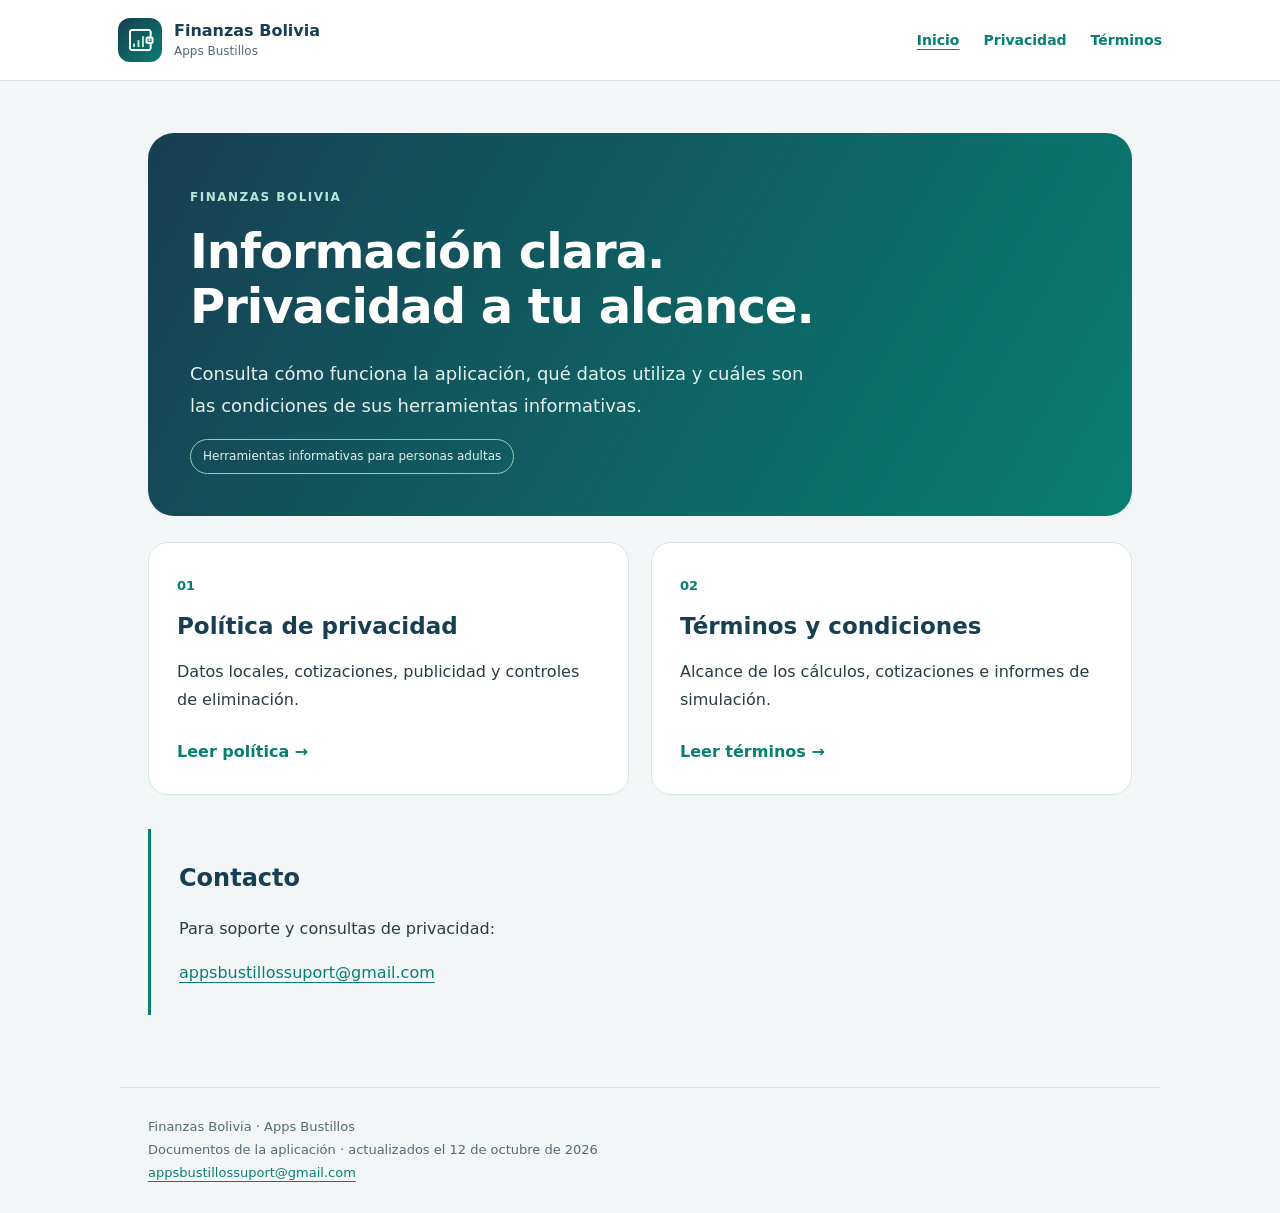
<file: index.html>
<!doctype html><html lang="es"><head><meta charset="utf-8"><meta name="viewport" content="width=device-width,initial-scale=1"><title>Privacidad y términos · Finanzas Bolivia</title><meta name="description" content="Documentos de privacidad, términos y contacto de Finanzas Bolivia, de Apps Bustillos."><link rel="icon" href="icono.png"><link rel="stylesheet" href="estilos.css"></head><body><a class="skip" href="#contenido">Ir al contenido</a><header><div class="header"><a class="brand" href="index.html"><img src="icono.png" alt="" width="44" height="44"><span>Finanzas Bolivia<small>Apps Bustillos</small></span></a><nav aria-label="Navegación principal"><a href="index.html" aria-current="page">Inicio</a><a href="privacidad.html">Privacidad</a><a href="terminos.html">Términos</a></nav></div></header><main id="contenido"><section class="hero"><p class="eyebrow">FINANZAS BOLIVIA</p><h1>Información clara.<br>Privacidad a tu alcance.</h1><p>Consulta cómo funciona la aplicación, qué datos utiliza y cuáles son las condiciones de sus herramientas informativas.</p><span class="badge">Herramientas informativas para personas adultas</span></section><section class="cards" aria-label="Documentos"><a class="card" href="privacidad.html"><span class="number">01</span><h2>Política de privacidad</h2><p>Datos locales, cotizaciones, publicidad y controles de eliminación.</p><span class="cta">Leer política →</span></a><a class="card" href="terminos.html"><span class="number">02</span><h2>Términos y condiciones</h2><p>Alcance de los cálculos, cotizaciones e informes de simulación.</p><span class="cta">Leer términos →</span></a></section><section class="contact"><h2>Contacto</h2><p>Para soporte y consultas de privacidad:</p><a href="mailto:appsbustillossuport@gmail.com">appsbustillossuport@gmail.com</a></section></main><footer><div>Finanzas Bolivia · Apps Bustillos</div><div>Documentos de la aplicación · actualizados el 12 de octubre de 2026</div><a href="mailto:appsbustillossuport@gmail.com">appsbustillossuport@gmail.com</a></footer></body></html>
</file>
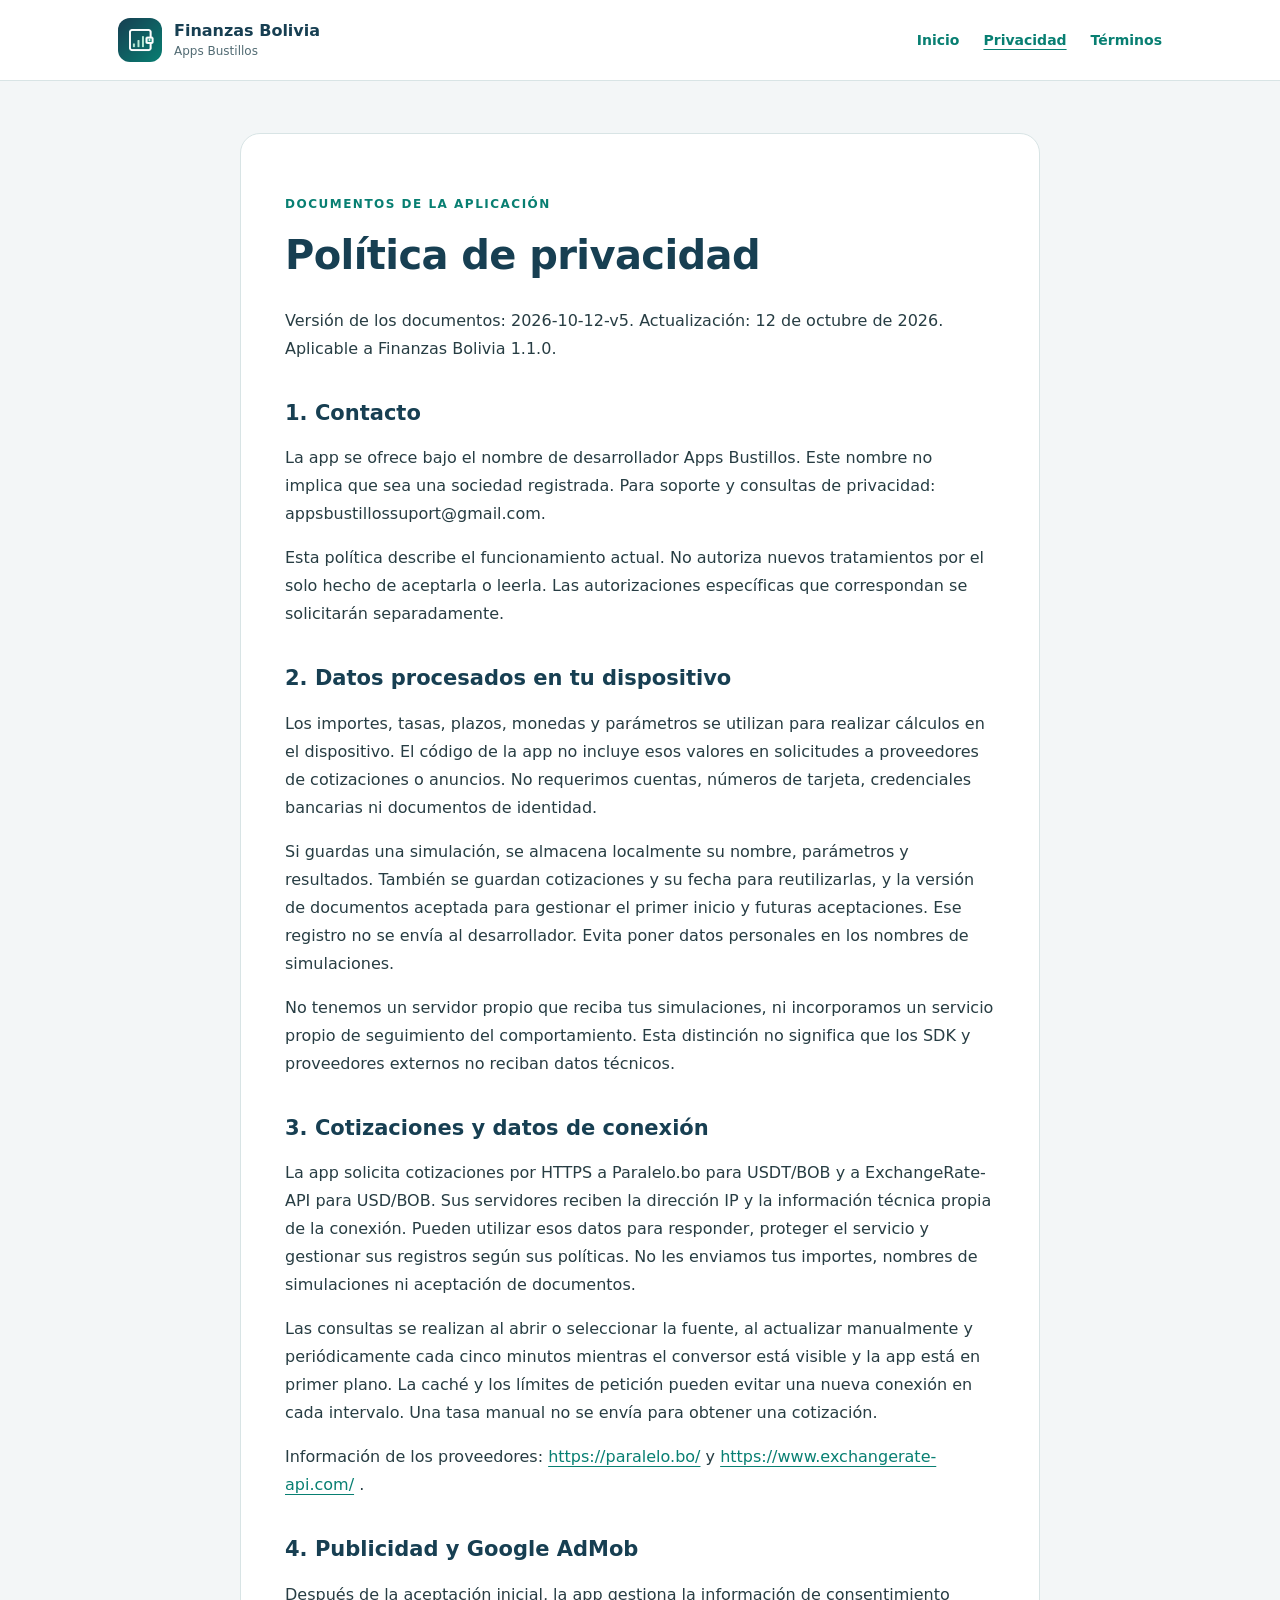
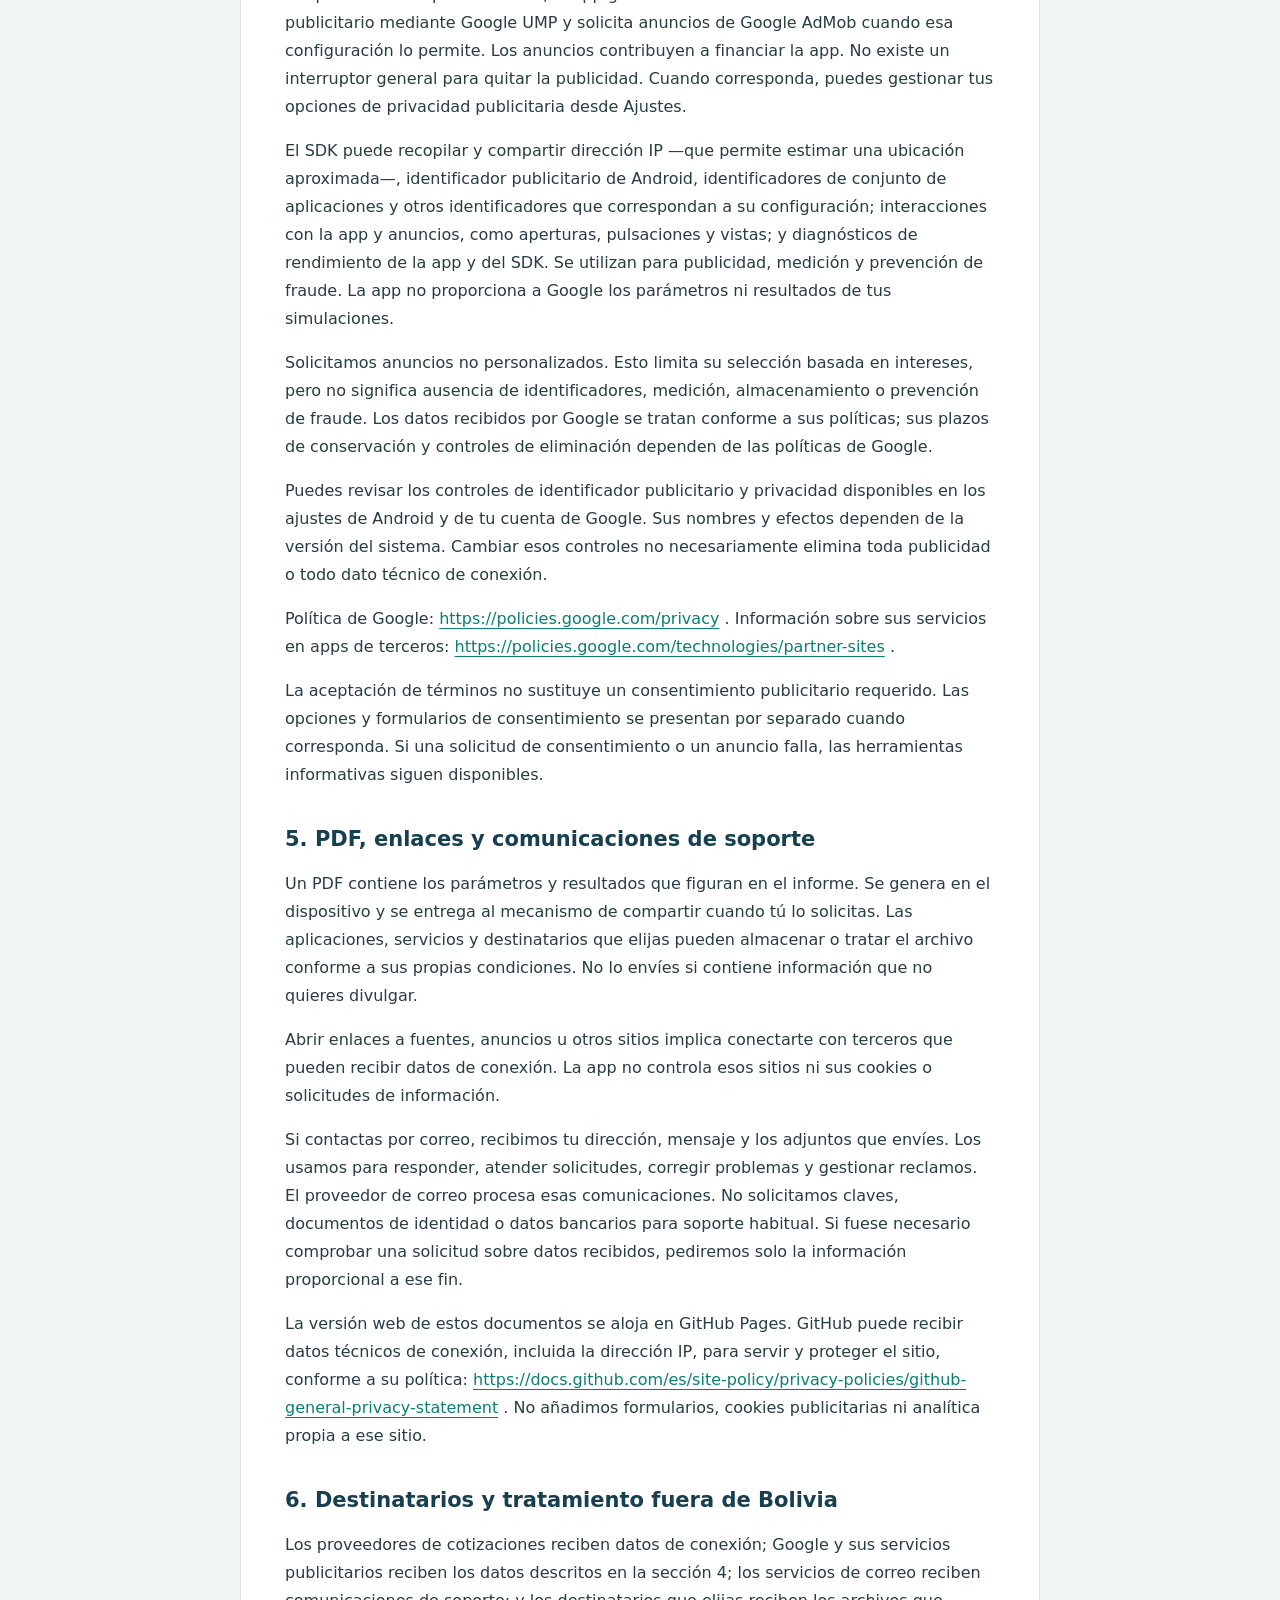
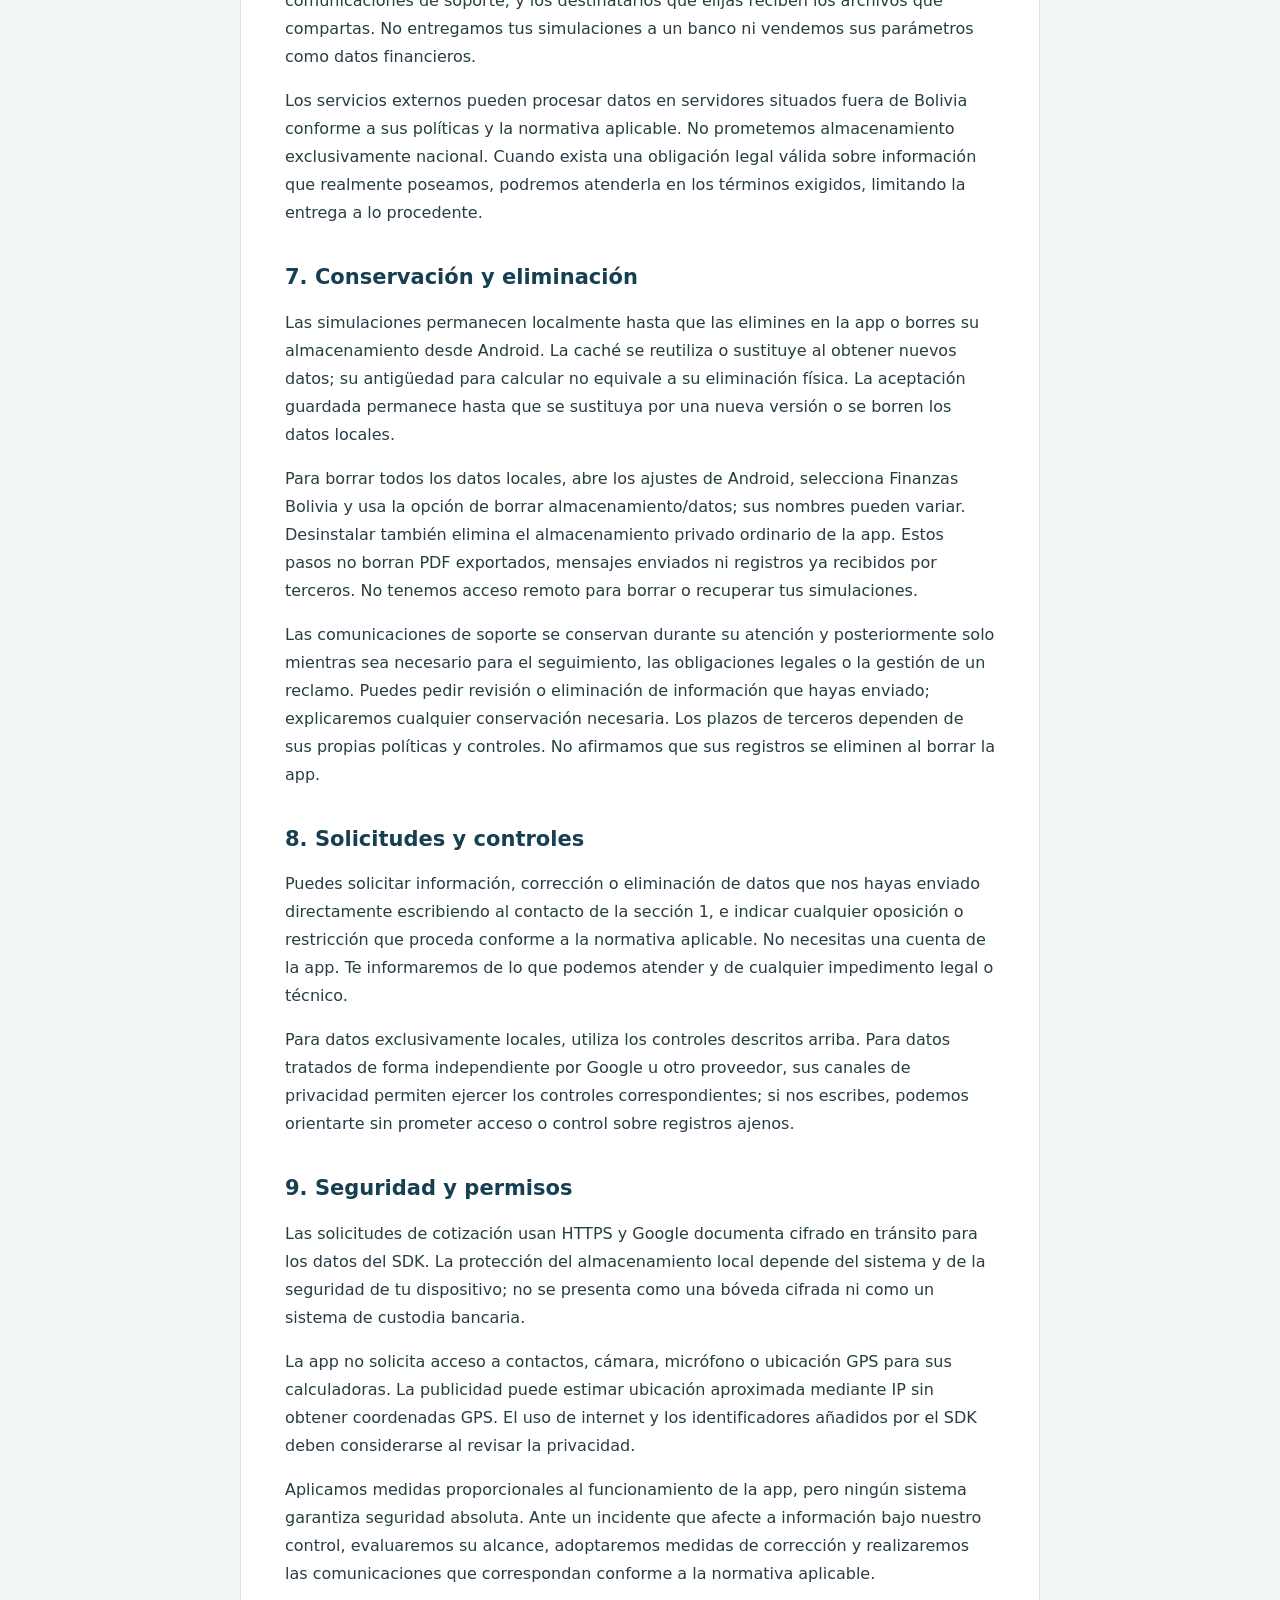
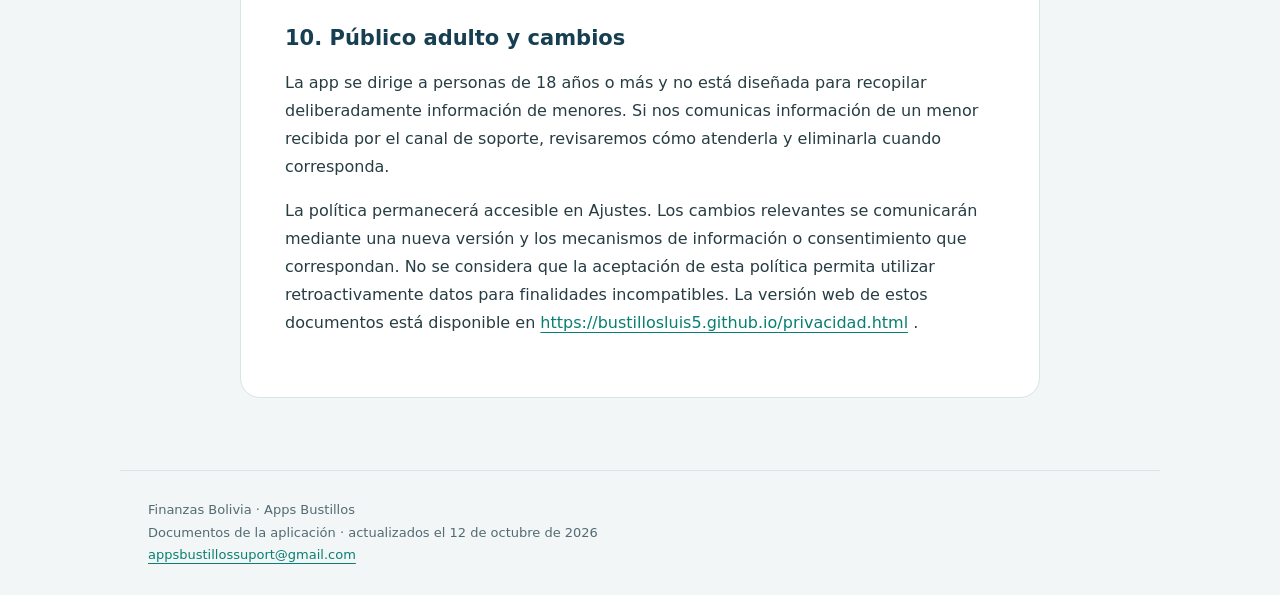
<file: privacidad.html>
<!doctype html><html lang="es"><head><meta charset="utf-8"><meta name="viewport" content="width=device-width,initial-scale=1"><title>Política de privacidad · Finanzas Bolivia</title><meta name="description" content="Documentos de privacidad, términos y contacto de Finanzas Bolivia, de Apps Bustillos."><link rel="icon" href="icono.png"><link rel="stylesheet" href="estilos.css"></head><body><a class="skip" href="#contenido">Ir al contenido</a><header><div class="header"><a class="brand" href="index.html"><img src="icono.png" alt="" width="44" height="44"><span>Finanzas Bolivia<small>Apps Bustillos</small></span></a><nav aria-label="Navegación principal"><a href="index.html">Inicio</a><a href="privacidad.html" aria-current="page">Privacidad</a><a href="terminos.html">Términos</a></nav></div></header><main id="contenido"><article><p class="eyebrow">DOCUMENTOS DE LA APLICACIÓN</p><h1>Política de privacidad</h1><p>Versión de los documentos: 2026-10-12-v5. Actualización: 12 de octubre de 2026. Aplicable a Finanzas Bolivia 1.1.0.</p>
<h2>1. Contacto</h2>
<p>La app se ofrece bajo el nombre de desarrollador Apps Bustillos. Este nombre no implica que sea una sociedad registrada. Para soporte y consultas de privacidad: appsbustillossuport@gmail.com.</p>
<p>Esta política describe el funcionamiento actual. No autoriza nuevos tratamientos por el solo hecho de aceptarla o leerla. Las autorizaciones específicas que correspondan se solicitarán separadamente.</p>
<h2>2. Datos procesados en tu dispositivo</h2>
<p>Los importes, tasas, plazos, monedas y parámetros se utilizan para realizar cálculos en el dispositivo. El código de la app no incluye esos valores en solicitudes a proveedores de cotizaciones o anuncios. No requerimos cuentas, números de tarjeta, credenciales bancarias ni documentos de identidad.</p>
<p>Si guardas una simulación, se almacena localmente su nombre, parámetros y resultados. También se guardan cotizaciones y su fecha para reutilizarlas, y la versión de documentos aceptada para gestionar el primer inicio y futuras aceptaciones. Ese registro no se envía al desarrollador. Evita poner datos personales en los nombres de simulaciones.</p>
<p>No tenemos un servidor propio que reciba tus simulaciones, ni incorporamos un servicio propio de seguimiento del comportamiento. Esta distinción no significa que los SDK y proveedores externos no reciban datos técnicos.</p>
<h2>3. Cotizaciones y datos de conexión</h2>
<p>La app solicita cotizaciones por HTTPS a Paralelo.bo para USDT/BOB y a ExchangeRate-API para USD/BOB. Sus servidores reciben la dirección IP y la información técnica propia de la conexión. Pueden utilizar esos datos para responder, proteger el servicio y gestionar sus registros según sus políticas. No les enviamos tus importes, nombres de simulaciones ni aceptación de documentos.</p>
<p>Las consultas se realizan al abrir o seleccionar la fuente, al actualizar manualmente y periódicamente cada cinco minutos mientras el conversor está visible y la app está en primer plano. La caché y los límites de petición pueden evitar una nueva conexión en cada intervalo. Una tasa manual no se envía para obtener una cotización.</p>
<p>Información de los proveedores: <a href="https://paralelo.bo/">https://paralelo.bo/</a> y <a href="https://www.exchangerate-api.com/">https://www.exchangerate-api.com/</a> .</p>
<h2>4. Publicidad y Google AdMob</h2>
<p>Después de la aceptación inicial, la app gestiona la información de consentimiento publicitario mediante Google UMP y solicita anuncios de Google AdMob cuando esa configuración lo permite. Los anuncios contribuyen a financiar la app. No existe un interruptor general para quitar la publicidad. Cuando corresponda, puedes gestionar tus opciones de privacidad publicitaria desde Ajustes.</p>
<p>El SDK puede recopilar y compartir dirección IP —que permite estimar una ubicación aproximada—, identificador publicitario de Android, identificadores de conjunto de aplicaciones y otros identificadores que correspondan a su configuración; interacciones con la app y anuncios, como aperturas, pulsaciones y vistas; y diagnósticos de rendimiento de la app y del SDK. Se utilizan para publicidad, medición y prevención de fraude. La app no proporciona a Google los parámetros ni resultados de tus simulaciones.</p>
<p>Solicitamos anuncios no personalizados. Esto limita su selección basada en intereses, pero no significa ausencia de identificadores, medición, almacenamiento o prevención de fraude. Los datos recibidos por Google se tratan conforme a sus políticas; sus plazos de conservación y controles de eliminación dependen de las políticas de Google.</p>
<p>Puedes revisar los controles de identificador publicitario y privacidad disponibles en los ajustes de Android y de tu cuenta de Google. Sus nombres y efectos dependen de la versión del sistema. Cambiar esos controles no necesariamente elimina toda publicidad o todo dato técnico de conexión.</p>
<p>Política de Google: <a href="https://policies.google.com/privacy">https://policies.google.com/privacy</a> . Información sobre sus servicios en apps de terceros: <a href="https://policies.google.com/technologies/partner-sites">https://policies.google.com/technologies/partner-sites</a> .</p>
<p>La aceptación de términos no sustituye un consentimiento publicitario requerido. Las opciones y formularios de consentimiento se presentan por separado cuando corresponda. Si una solicitud de consentimiento o un anuncio falla, las herramientas informativas siguen disponibles.</p>
<h2>5. PDF, enlaces y comunicaciones de soporte</h2>
<p>Un PDF contiene los parámetros y resultados que figuran en el informe. Se genera en el dispositivo y se entrega al mecanismo de compartir cuando tú lo solicitas. Las aplicaciones, servicios y destinatarios que elijas pueden almacenar o tratar el archivo conforme a sus propias condiciones. No lo envíes si contiene información que no quieres divulgar.</p>
<p>Abrir enlaces a fuentes, anuncios u otros sitios implica conectarte con terceros que pueden recibir datos de conexión. La app no controla esos sitios ni sus cookies o solicitudes de información.</p>
<p>Si contactas por correo, recibimos tu dirección, mensaje y los adjuntos que envíes. Los usamos para responder, atender solicitudes, corregir problemas y gestionar reclamos. El proveedor de correo procesa esas comunicaciones. No solicitamos claves, documentos de identidad o datos bancarios para soporte habitual. Si fuese necesario comprobar una solicitud sobre datos recibidos, pediremos solo la información proporcional a ese fin.</p>
<p>La versión web de estos documentos se aloja en GitHub Pages. GitHub puede recibir datos técnicos de conexión, incluida la dirección IP, para servir y proteger el sitio, conforme a su política: <a href="https://docs.github.com/es/site-policy/privacy-policies/github-general-privacy-statement">https://docs.github.com/es/site-policy/privacy-policies/github-general-privacy-statement</a> . No añadimos formularios, cookies publicitarias ni analítica propia a ese sitio.</p>
<h2>6. Destinatarios y tratamiento fuera de Bolivia</h2>
<p>Los proveedores de cotizaciones reciben datos de conexión; Google y sus servicios publicitarios reciben los datos descritos en la sección 4; los servicios de correo reciben comunicaciones de soporte; y los destinatarios que elijas reciben los archivos que compartas. No entregamos tus simulaciones a un banco ni vendemos sus parámetros como datos financieros.</p>
<p>Los servicios externos pueden procesar datos en servidores situados fuera de Bolivia conforme a sus políticas y la normativa aplicable. No prometemos almacenamiento exclusivamente nacional. Cuando exista una obligación legal válida sobre información que realmente poseamos, podremos atenderla en los términos exigidos, limitando la entrega a lo procedente.</p>
<h2>7. Conservación y eliminación</h2>
<p>Las simulaciones permanecen localmente hasta que las elimines en la app o borres su almacenamiento desde Android. La caché se reutiliza o sustituye al obtener nuevos datos; su antigüedad para calcular no equivale a su eliminación física. La aceptación guardada permanece hasta que se sustituya por una nueva versión o se borren los datos locales.</p>
<p>Para borrar todos los datos locales, abre los ajustes de Android, selecciona Finanzas Bolivia y usa la opción de borrar almacenamiento/datos; sus nombres pueden variar. Desinstalar también elimina el almacenamiento privado ordinario de la app. Estos pasos no borran PDF exportados, mensajes enviados ni registros ya recibidos por terceros. No tenemos acceso remoto para borrar o recuperar tus simulaciones.</p>
<p>Las comunicaciones de soporte se conservan durante su atención y posteriormente solo mientras sea necesario para el seguimiento, las obligaciones legales o la gestión de un reclamo. Puedes pedir revisión o eliminación de información que hayas enviado; explicaremos cualquier conservación necesaria. Los plazos de terceros dependen de sus propias políticas y controles. No afirmamos que sus registros se eliminen al borrar la app.</p>
<h2>8. Solicitudes y controles</h2>
<p>Puedes solicitar información, corrección o eliminación de datos que nos hayas enviado directamente escribiendo al contacto de la sección 1, e indicar cualquier oposición o restricción que proceda conforme a la normativa aplicable. No necesitas una cuenta de la app. Te informaremos de lo que podemos atender y de cualquier impedimento legal o técnico.</p>
<p>Para datos exclusivamente locales, utiliza los controles descritos arriba. Para datos tratados de forma independiente por Google u otro proveedor, sus canales de privacidad permiten ejercer los controles correspondientes; si nos escribes, podemos orientarte sin prometer acceso o control sobre registros ajenos. </p>
<h2>9. Seguridad y permisos</h2>
<p>Las solicitudes de cotización usan HTTPS y Google documenta cifrado en tránsito para los datos del SDK. La protección del almacenamiento local depende del sistema y de la seguridad de tu dispositivo; no se presenta como una bóveda cifrada ni como un sistema de custodia bancaria.</p>
<p>La app no solicita acceso a contactos, cámara, micrófono o ubicación GPS para sus calculadoras. La publicidad puede estimar ubicación aproximada mediante IP sin obtener coordenadas GPS. El uso de internet y los identificadores añadidos por el SDK deben considerarse al revisar la privacidad.</p>
<p>Aplicamos medidas proporcionales al funcionamiento de la app, pero ningún sistema garantiza seguridad absoluta. Ante un incidente que afecte a información bajo nuestro control, evaluaremos su alcance, adoptaremos medidas de corrección y realizaremos las comunicaciones que correspondan conforme a la normativa aplicable. </p>
<h2>10. Público adulto y cambios</h2>
<p>La app se dirige a personas de 18 años o más y no está diseñada para recopilar deliberadamente información de menores. Si nos comunicas información de un menor recibida por el canal de soporte, revisaremos cómo atenderla y eliminarla cuando corresponda.</p>
<p>La política permanecerá accesible en Ajustes. Los cambios relevantes se comunicarán mediante una nueva versión y los mecanismos de información o consentimiento que correspondan. No se considera que la aceptación de esta política permita utilizar retroactivamente datos para finalidades incompatibles. La versión web de estos documentos está disponible en <a href="https://bustillosluis5.github.io/privacidad.html">https://bustillosluis5.github.io/privacidad.html</a> .</p></article></main><footer><div>Finanzas Bolivia · Apps Bustillos</div><div>Documentos de la aplicación · actualizados el 12 de octubre de 2026</div><a href="mailto:appsbustillossuport@gmail.com">appsbustillossuport@gmail.com</a></footer></body></html>
</file>
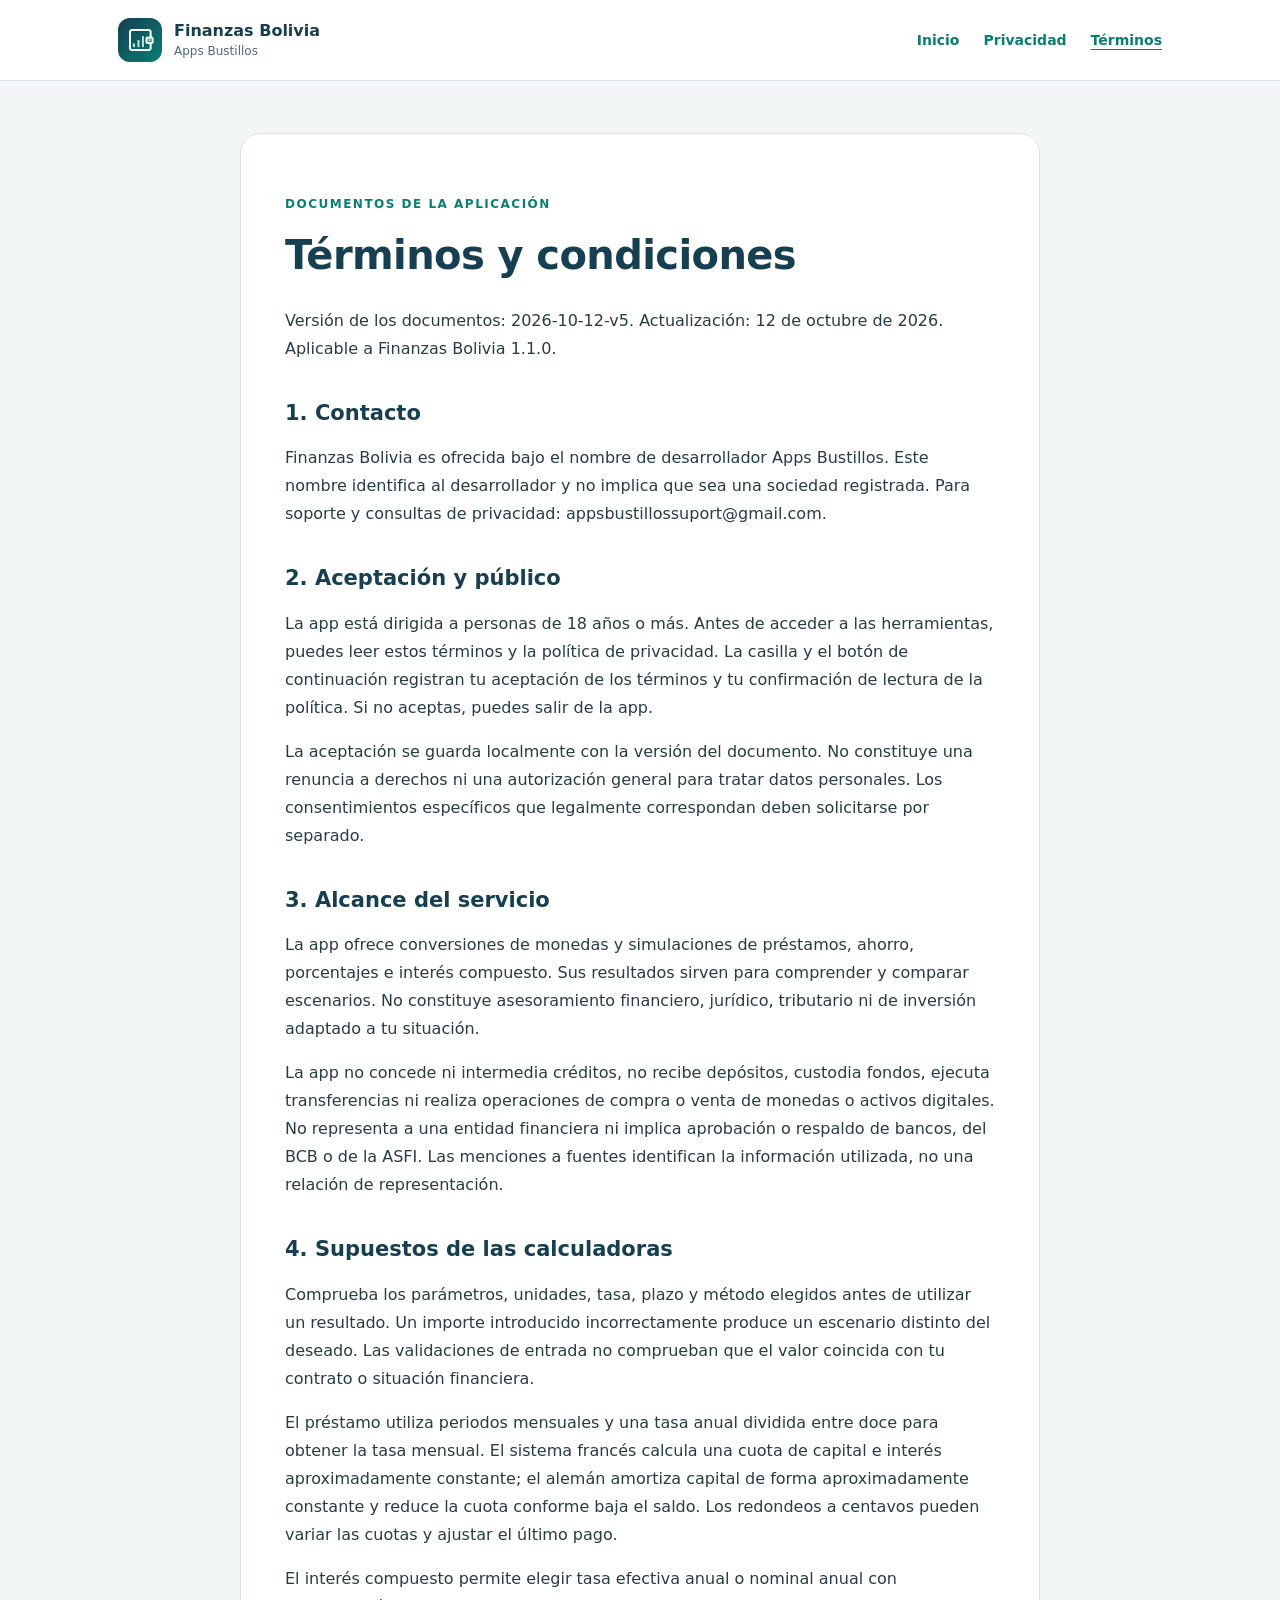
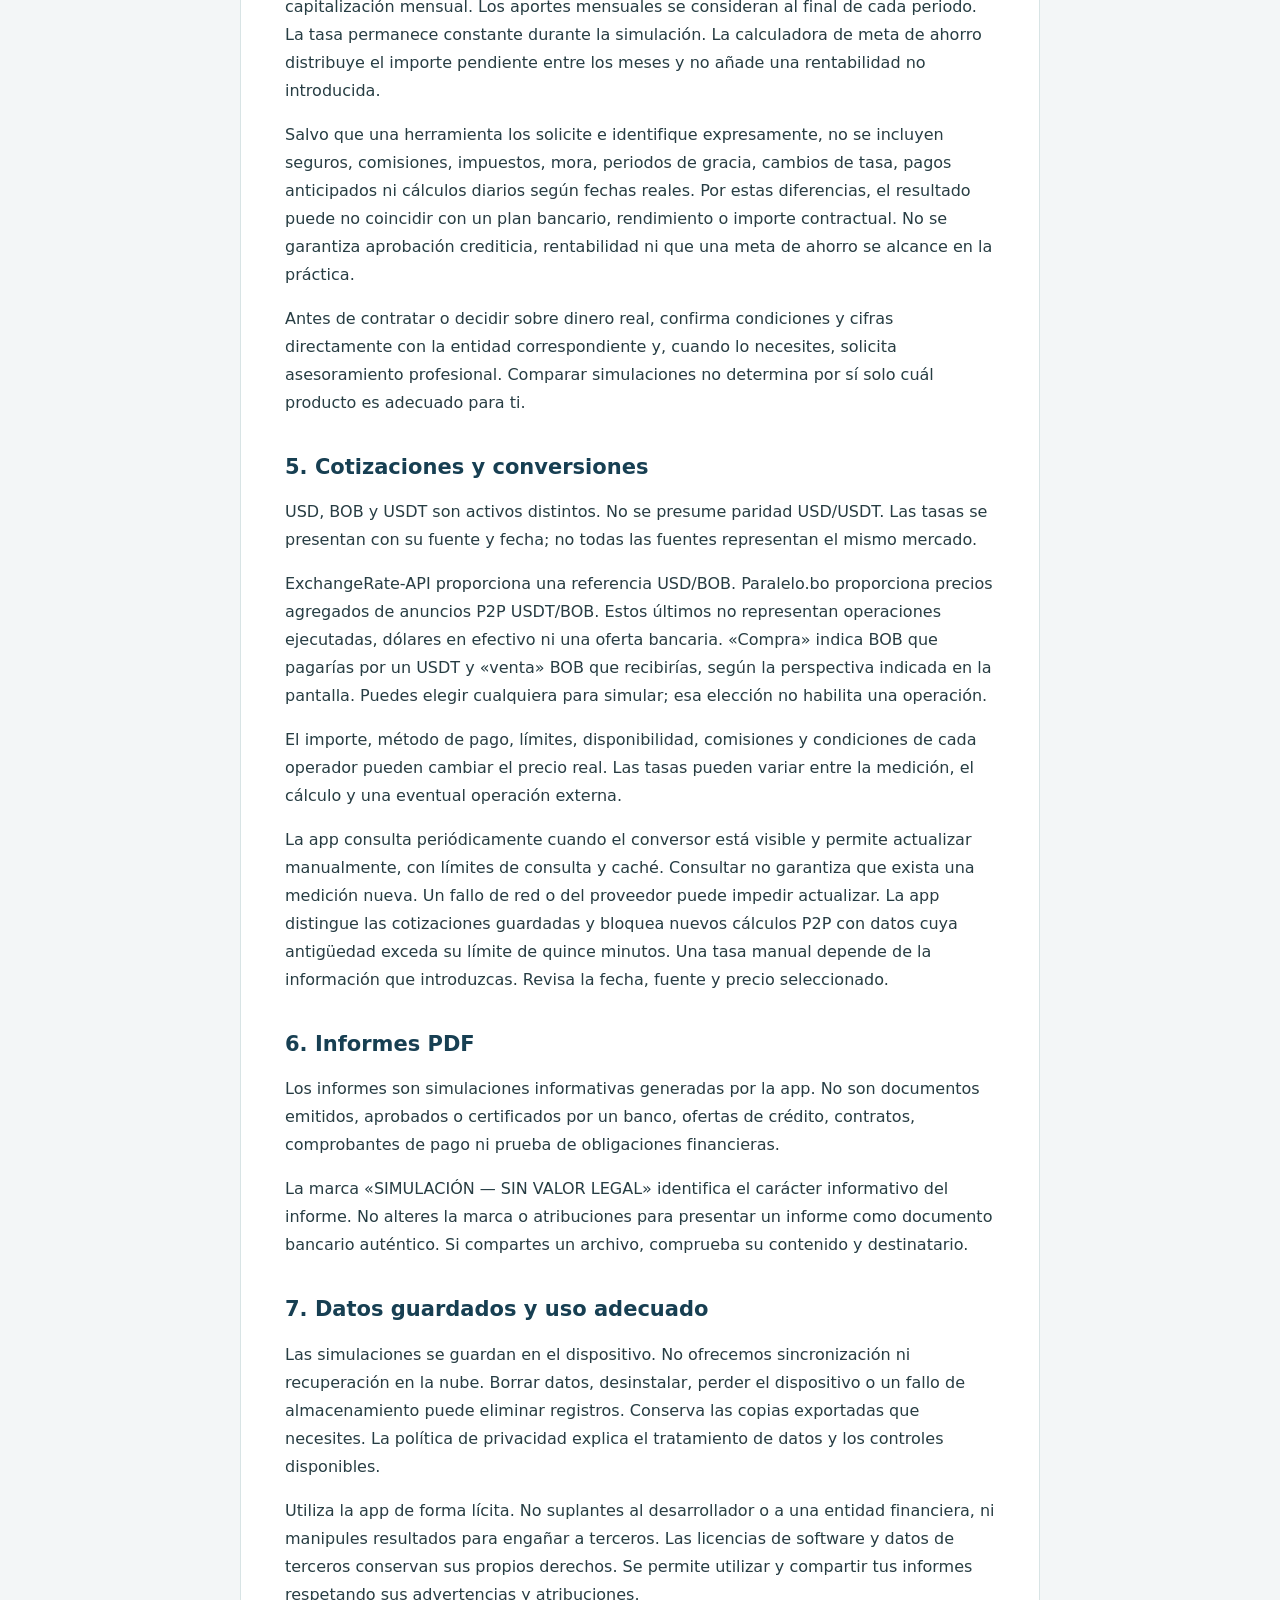
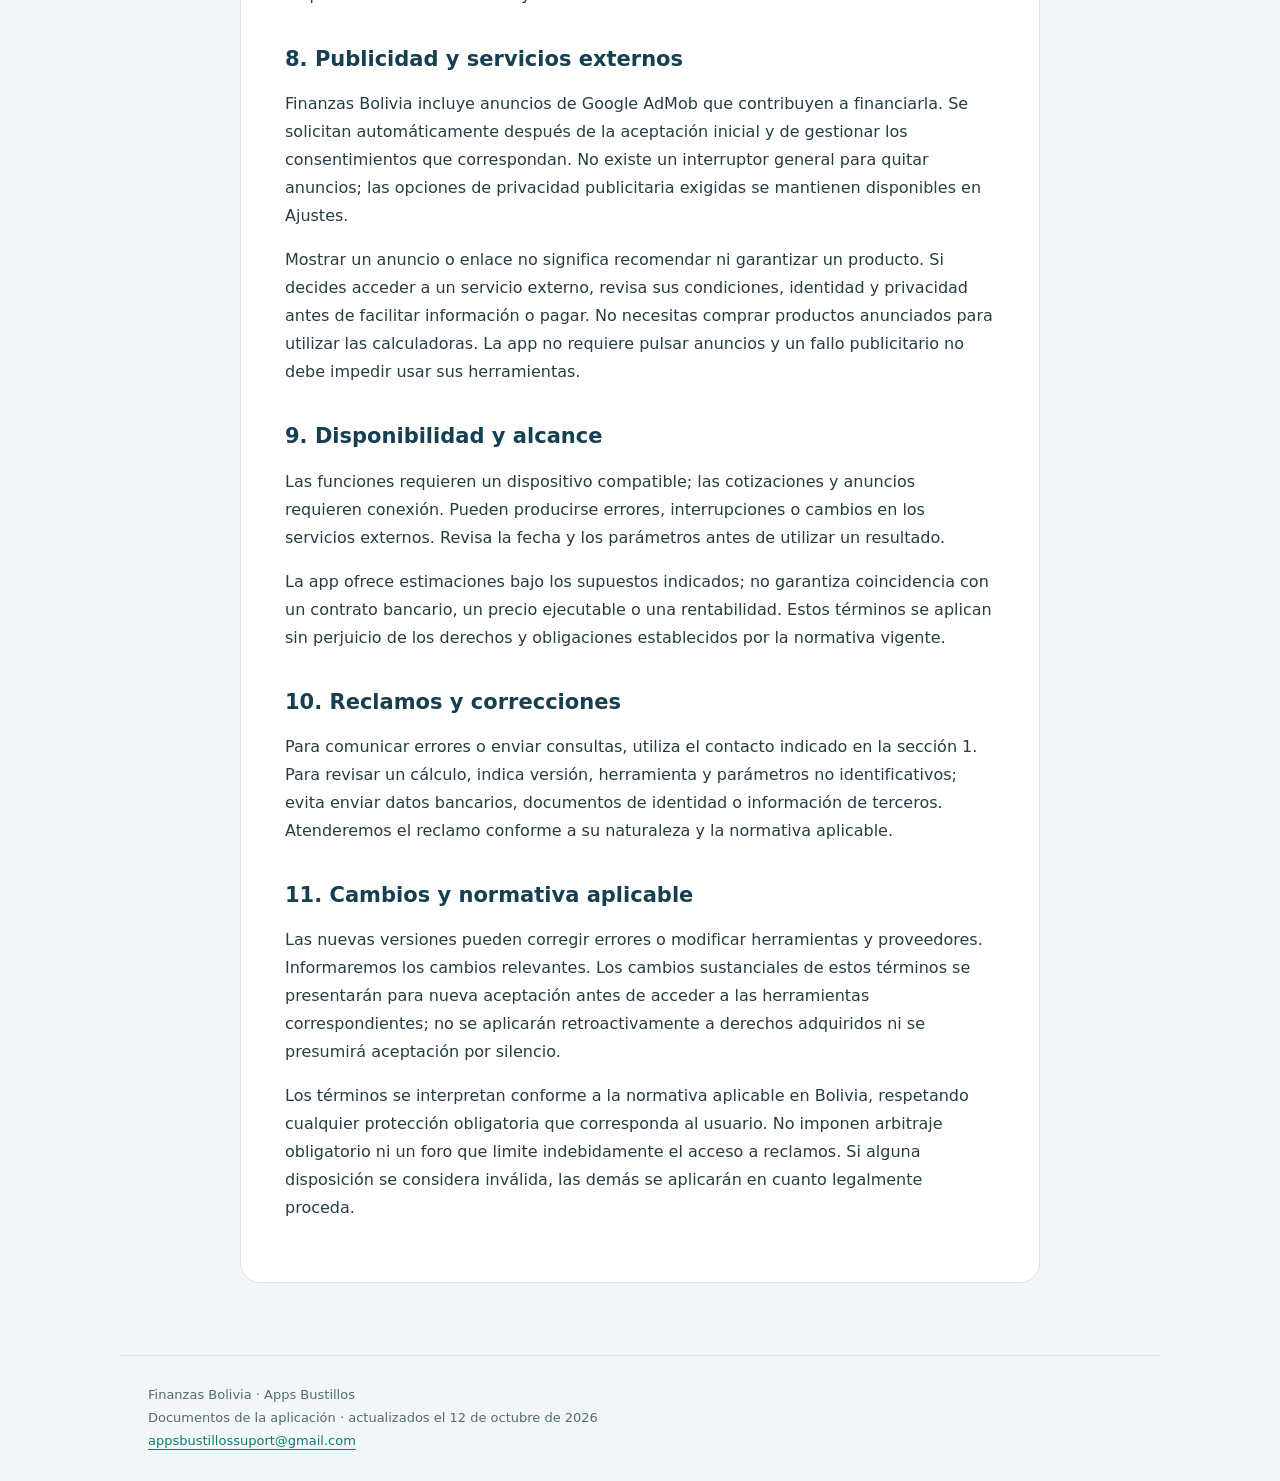
<file: terminos.html>
<!doctype html><html lang="es"><head><meta charset="utf-8"><meta name="viewport" content="width=device-width,initial-scale=1"><title>Términos y condiciones · Finanzas Bolivia</title><meta name="description" content="Documentos de privacidad, términos y contacto de Finanzas Bolivia, de Apps Bustillos."><link rel="icon" href="icono.png"><link rel="stylesheet" href="estilos.css"></head><body><a class="skip" href="#contenido">Ir al contenido</a><header><div class="header"><a class="brand" href="index.html"><img src="icono.png" alt="" width="44" height="44"><span>Finanzas Bolivia<small>Apps Bustillos</small></span></a><nav aria-label="Navegación principal"><a href="index.html">Inicio</a><a href="privacidad.html">Privacidad</a><a href="terminos.html" aria-current="page">Términos</a></nav></div></header><main id="contenido"><article><p class="eyebrow">DOCUMENTOS DE LA APLICACIÓN</p><h1>Términos y condiciones</h1><p>Versión de los documentos: 2026-10-12-v5. Actualización: 12 de octubre de 2026. Aplicable a Finanzas Bolivia 1.1.0.</p>
<h2>1. Contacto</h2>
<p>Finanzas Bolivia es ofrecida bajo el nombre de desarrollador Apps Bustillos. Este nombre identifica al desarrollador y no implica que sea una sociedad registrada. Para soporte y consultas de privacidad: appsbustillossuport@gmail.com.</p>
<h2>2. Aceptación y público</h2>
<p>La app está dirigida a personas de 18 años o más. Antes de acceder a las herramientas, puedes leer estos términos y la política de privacidad. La casilla y el botón de continuación registran tu aceptación de los términos y tu confirmación de lectura de la política. Si no aceptas, puedes salir de la app.</p>
<p>La aceptación se guarda localmente con la versión del documento. No constituye una renuncia a derechos ni una autorización general para tratar datos personales. Los consentimientos específicos que legalmente correspondan deben solicitarse por separado.</p>
<h2>3. Alcance del servicio</h2>
<p>La app ofrece conversiones de monedas y simulaciones de préstamos, ahorro, porcentajes e interés compuesto. Sus resultados sirven para comprender y comparar escenarios. No constituye asesoramiento financiero, jurídico, tributario ni de inversión adaptado a tu situación.</p>
<p>La app no concede ni intermedia créditos, no recibe depósitos, custodia fondos, ejecuta transferencias ni realiza operaciones de compra o venta de monedas o activos digitales. No representa a una entidad financiera ni implica aprobación o respaldo de bancos, del BCB o de la ASFI. Las menciones a fuentes identifican la información utilizada, no una relación de representación.</p>
<h2>4. Supuestos de las calculadoras</h2>
<p>Comprueba los parámetros, unidades, tasa, plazo y método elegidos antes de utilizar un resultado. Un importe introducido incorrectamente produce un escenario distinto del deseado. Las validaciones de entrada no comprueban que el valor coincida con tu contrato o situación financiera.</p>
<p>El préstamo utiliza periodos mensuales y una tasa anual dividida entre doce para obtener la tasa mensual. El sistema francés calcula una cuota de capital e interés aproximadamente constante; el alemán amortiza capital de forma aproximadamente constante y reduce la cuota conforme baja el saldo. Los redondeos a centavos pueden variar las cuotas y ajustar el último pago.</p>
<p>El interés compuesto permite elegir tasa efectiva anual o nominal anual con capitalización mensual. Los aportes mensuales se consideran al final de cada periodo. La tasa permanece constante durante la simulación. La calculadora de meta de ahorro distribuye el importe pendiente entre los meses y no añade una rentabilidad no introducida.</p>
<p>Salvo que una herramienta los solicite e identifique expresamente, no se incluyen seguros, comisiones, impuestos, mora, periodos de gracia, cambios de tasa, pagos anticipados ni cálculos diarios según fechas reales. Por estas diferencias, el resultado puede no coincidir con un plan bancario, rendimiento o importe contractual. No se garantiza aprobación crediticia, rentabilidad ni que una meta de ahorro se alcance en la práctica.</p>
<p>Antes de contratar o decidir sobre dinero real, confirma condiciones y cifras directamente con la entidad correspondiente y, cuando lo necesites, solicita asesoramiento profesional. Comparar simulaciones no determina por sí solo cuál producto es adecuado para ti.</p>
<h2>5. Cotizaciones y conversiones</h2>
<p>USD, BOB y USDT son activos distintos. No se presume paridad USD/USDT. Las tasas se presentan con su fuente y fecha; no todas las fuentes representan el mismo mercado.</p>
<p>ExchangeRate-API proporciona una referencia USD/BOB. Paralelo.bo proporciona precios agregados de anuncios P2P USDT/BOB. Estos últimos no representan operaciones ejecutadas, dólares en efectivo ni una oferta bancaria. «Compra» indica BOB que pagarías por un USDT y «venta» BOB que recibirías, según la perspectiva indicada en la pantalla. Puedes elegir cualquiera para simular; esa elección no habilita una operación.</p>
<p>El importe, método de pago, límites, disponibilidad, comisiones y condiciones de cada operador pueden cambiar el precio real. Las tasas pueden variar entre la medición, el cálculo y una eventual operación externa.</p>
<p>La app consulta periódicamente cuando el conversor está visible y permite actualizar manualmente, con límites de consulta y caché. Consultar no garantiza que exista una medición nueva. Un fallo de red o del proveedor puede impedir actualizar. La app distingue las cotizaciones guardadas y bloquea nuevos cálculos P2P con datos cuya antigüedad exceda su límite de quince minutos. Una tasa manual depende de la información que introduzcas. Revisa la fecha, fuente y precio seleccionado.</p>
<h2>6. Informes PDF</h2>
<p>Los informes son simulaciones informativas generadas por la app. No son documentos emitidos, aprobados o certificados por un banco, ofertas de crédito, contratos, comprobantes de pago ni prueba de obligaciones financieras.</p>
<p>La marca «SIMULACIÓN — SIN VALOR LEGAL» identifica el carácter informativo del informe. No alteres la marca o atribuciones para presentar un informe como documento bancario auténtico. Si compartes un archivo, comprueba su contenido y destinatario.</p>
<h2>7. Datos guardados y uso adecuado</h2>
<p>Las simulaciones se guardan en el dispositivo. No ofrecemos sincronización ni recuperación en la nube. Borrar datos, desinstalar, perder el dispositivo o un fallo de almacenamiento puede eliminar registros. Conserva las copias exportadas que necesites. La política de privacidad explica el tratamiento de datos y los controles disponibles.</p>
<p>Utiliza la app de forma lícita. No suplantes al desarrollador o a una entidad financiera, ni manipules resultados para engañar a terceros. Las licencias de software y datos de terceros conservan sus propios derechos. Se permite utilizar y compartir tus informes respetando sus advertencias y atribuciones.</p>
<h2>8. Publicidad y servicios externos</h2>
<p>Finanzas Bolivia incluye anuncios de Google AdMob que contribuyen a financiarla. Se solicitan automáticamente después de la aceptación inicial y de gestionar los consentimientos que correspondan. No existe un interruptor general para quitar anuncios; las opciones de privacidad publicitaria exigidas se mantienen disponibles en Ajustes.</p>
<p>Mostrar un anuncio o enlace no significa recomendar ni garantizar un producto. Si decides acceder a un servicio externo, revisa sus condiciones, identidad y privacidad antes de facilitar información o pagar. No necesitas comprar productos anunciados para utilizar las calculadoras. La app no requiere pulsar anuncios y un fallo publicitario no debe impedir usar sus herramientas.</p>
<h2>9. Disponibilidad y alcance</h2>
<p>Las funciones requieren un dispositivo compatible; las cotizaciones y anuncios requieren conexión. Pueden producirse errores, interrupciones o cambios en los servicios externos. Revisa la fecha y los parámetros antes de utilizar un resultado.</p>
<p>La app ofrece estimaciones bajo los supuestos indicados; no garantiza coincidencia con un contrato bancario, un precio ejecutable o una rentabilidad. Estos términos se aplican sin perjuicio de los derechos y obligaciones establecidos por la normativa vigente.</p>
<h2>10. Reclamos y correcciones</h2>
<p>Para comunicar errores o enviar consultas, utiliza el contacto indicado en la sección 1. Para revisar un cálculo, indica versión, herramienta y parámetros no identificativos; evita enviar datos bancarios, documentos de identidad o información de terceros. Atenderemos el reclamo conforme a su naturaleza y la normativa aplicable. </p>
<h2>11. Cambios y normativa aplicable</h2>
<p>Las nuevas versiones pueden corregir errores o modificar herramientas y proveedores. Informaremos los cambios relevantes. Los cambios sustanciales de estos términos se presentarán para nueva aceptación antes de acceder a las herramientas correspondientes; no se aplicarán retroactivamente a derechos adquiridos ni se presumirá aceptación por silencio.</p>
<p>Los términos se interpretan conforme a la normativa aplicable en Bolivia, respetando cualquier protección obligatoria que corresponda al usuario. No imponen arbitraje obligatorio ni un foro que limite indebidamente el acceso a reclamos. Si alguna disposición se considera inválida, las demás se aplicarán en cuanto legalmente proceda.</p></article></main><footer><div>Finanzas Bolivia · Apps Bustillos</div><div>Documentos de la aplicación · actualizados el 12 de octubre de 2026</div><a href="mailto:appsbustillossuport@gmail.com">appsbustillossuport@gmail.com</a></footer></body></html>
</file>
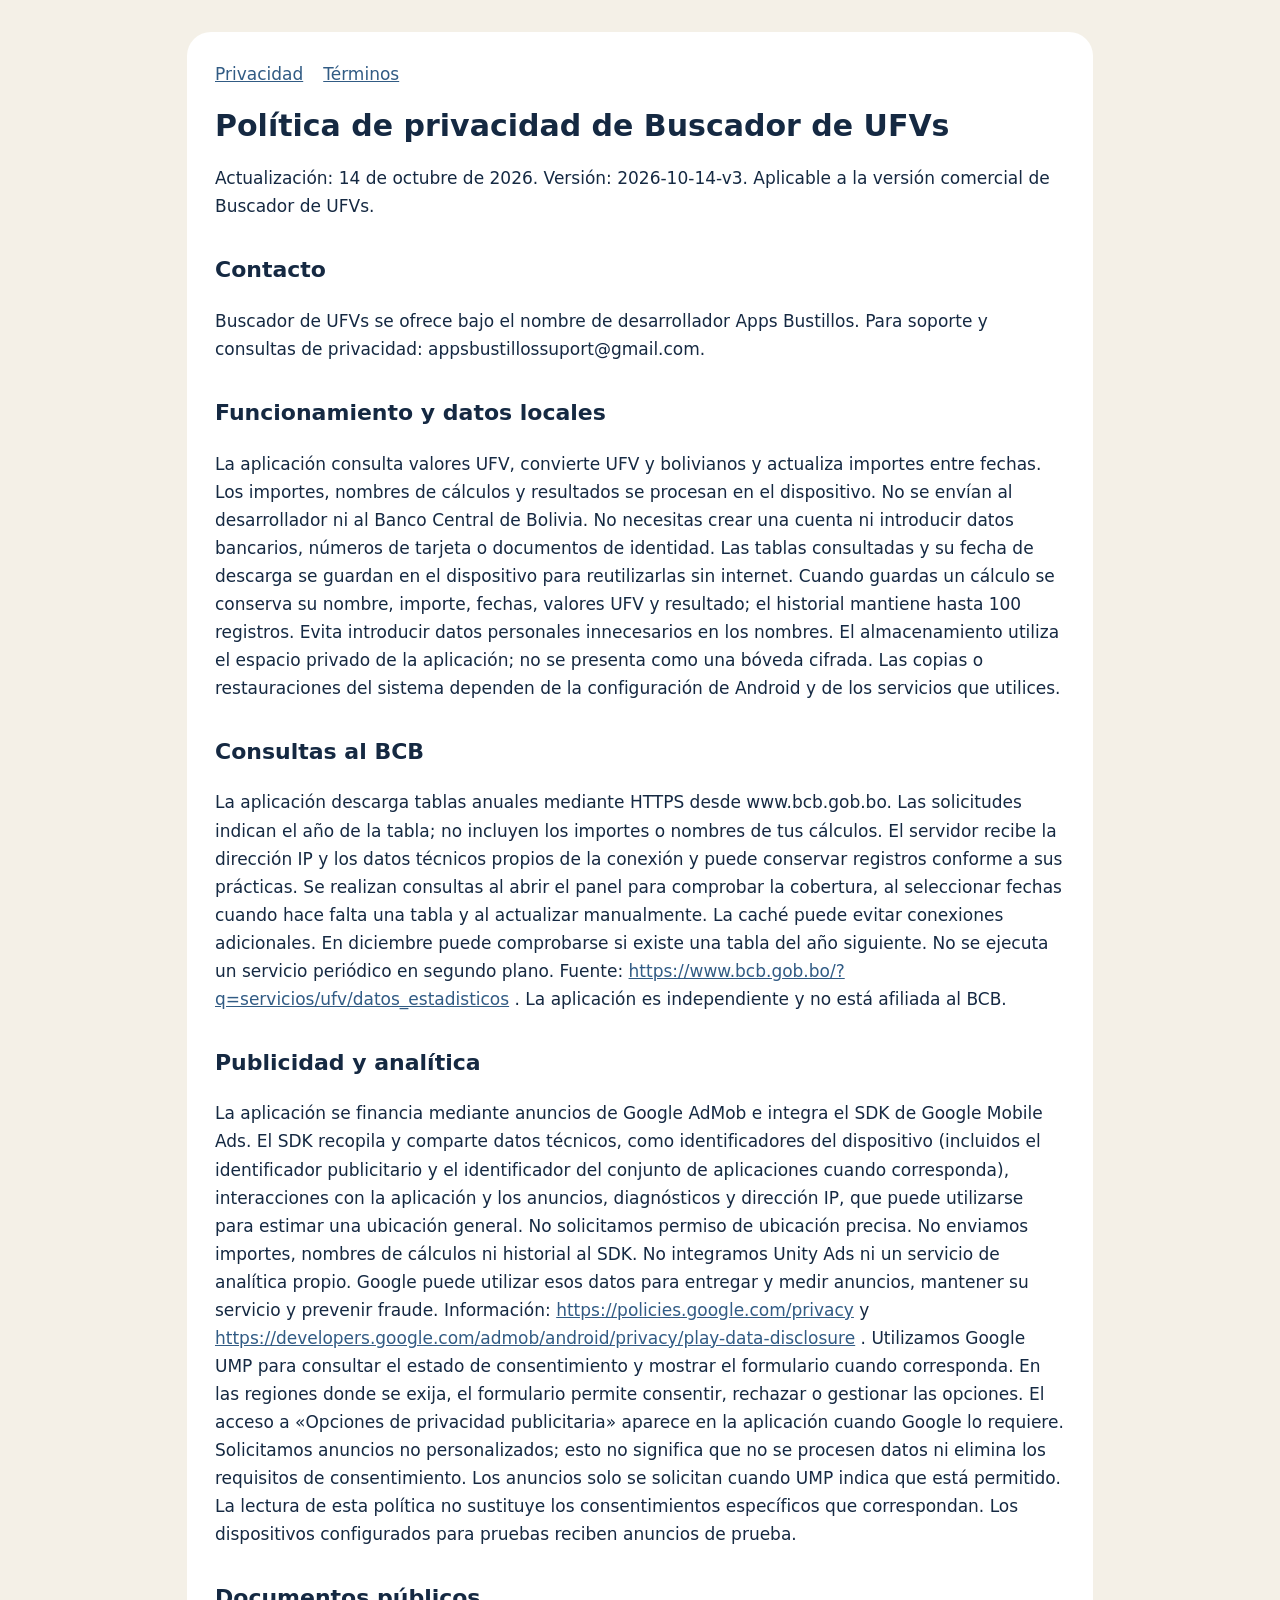
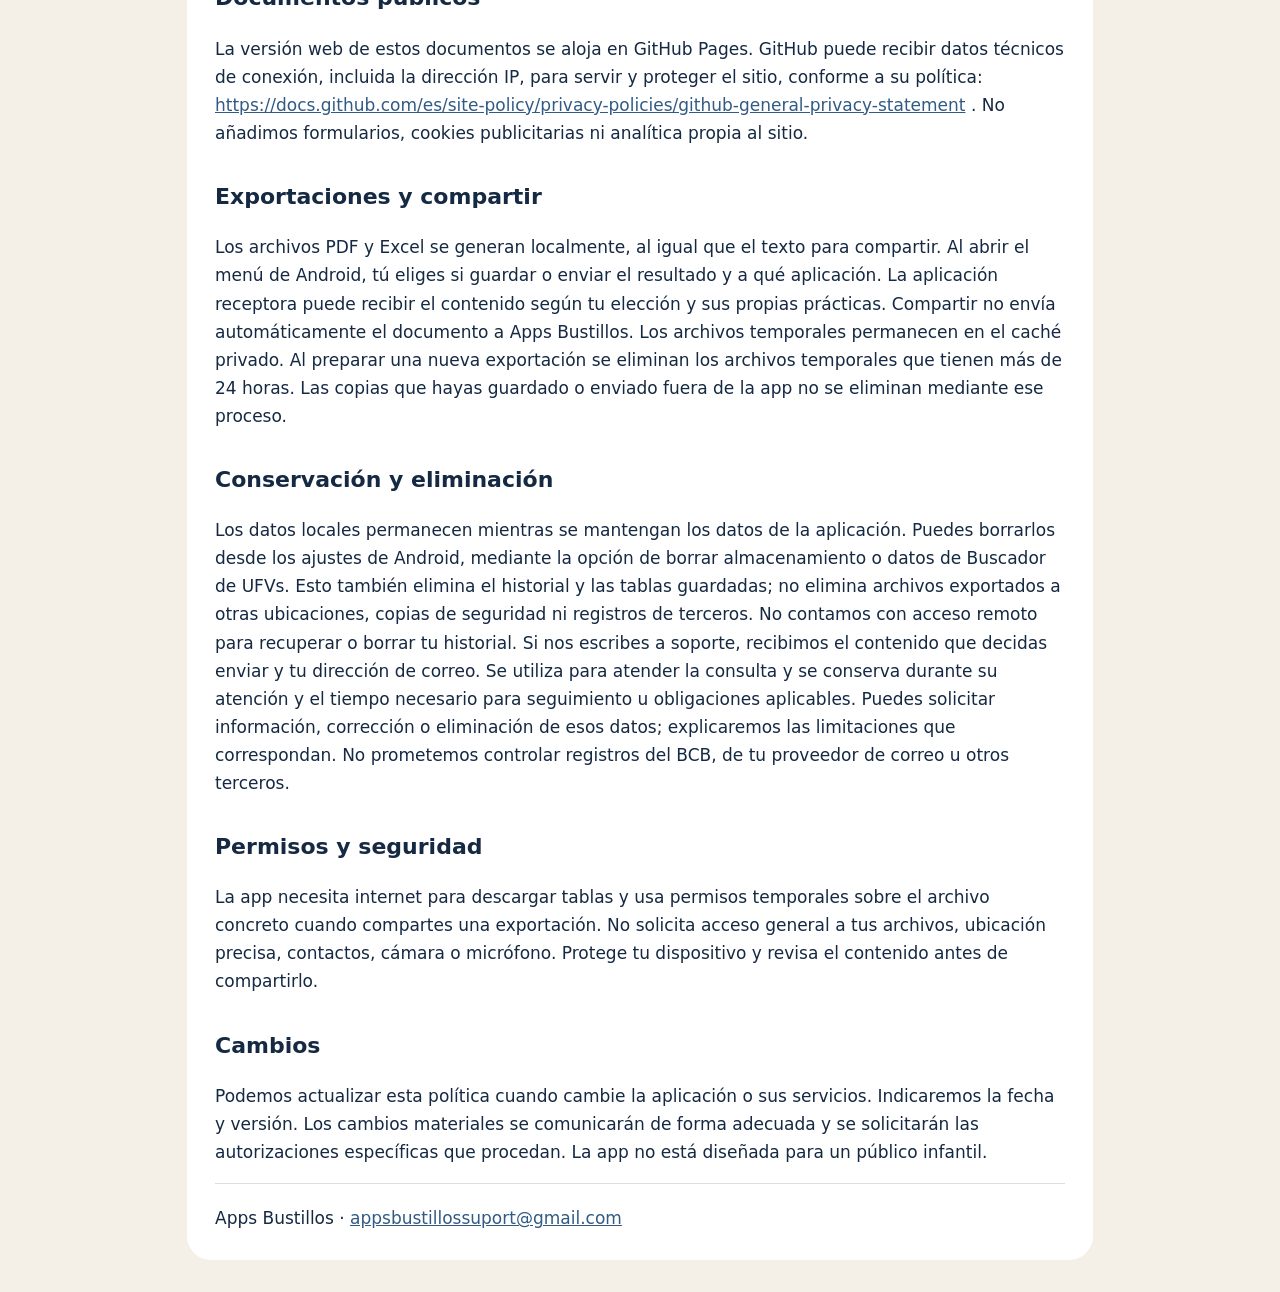
<file: ufv-privacidad.html>
<!doctype html><html lang="es"><meta charset="utf-8"><meta name="viewport" content="width=device-width,initial-scale=1"><title>Buscador de UFVs · Privacidad</title><style>body{margin:0;background:#f4f0e7;color:#152942;font:17px/1.65 system-ui,sans-serif}main{max-width:850px;margin:32px auto;padding:28px;background:#fff;border-radius:24px}nav{display:flex;gap:20px;flex-wrap:wrap}a{color:#315b84;overflow-wrap:anywhere}h1{font-size:30px;line-height:1.2}h2{font-size:22px;margin-top:32px}footer{border-top:1px solid #ddd;padding-top:20px} @media(max-width:600px){main{margin:12px;padding:22px}}</style><main><nav><a href="ufv-privacidad.html">Privacidad</a><a href="ufv-terminos.html">Términos</a></nav><h1>Política de privacidad de Buscador de UFVs</h1><p>Actualización: 14 de octubre de 2026. Versión: 2026-10-14-v3.
Aplicable a la versión comercial de Buscador de UFVs.</p>
<h2>Contacto</h2><p>Buscador de UFVs se ofrece bajo el nombre de desarrollador Apps Bustillos. Para soporte y consultas de privacidad: appsbustillossuport@gmail.com.</p>
<h2>Funcionamiento y datos locales</h2><p>La aplicación consulta valores UFV, convierte UFV y bolivianos y actualiza importes entre fechas. Los importes, nombres de cálculos y resultados se procesan en el dispositivo. No se envían al desarrollador ni al Banco Central de Bolivia. No necesitas crear una cuenta ni introducir datos bancarios, números de tarjeta o documentos de identidad.
Las tablas consultadas y su fecha de descarga se guardan en el dispositivo para reutilizarlas sin internet. Cuando guardas un cálculo se conserva su nombre, importe, fechas, valores UFV y resultado; el historial mantiene hasta 100 registros. Evita introducir datos personales innecesarios en los nombres.
El almacenamiento utiliza el espacio privado de la aplicación; no se presenta como una bóveda cifrada. Las copias o restauraciones del sistema dependen de la configuración de Android y de los servicios que utilices.</p>
<h2>Consultas al BCB</h2><p>La aplicación descarga tablas anuales mediante HTTPS desde www.bcb.gob.bo. Las solicitudes indican el año de la tabla; no incluyen los importes o nombres de tus cálculos. El servidor recibe la dirección IP y los datos técnicos propios de la conexión y puede conservar registros conforme a sus prácticas.
Se realizan consultas al abrir el panel para comprobar la cobertura, al seleccionar fechas cuando hace falta una tabla y al actualizar manualmente. La caché puede evitar conexiones adicionales. En diciembre puede comprobarse si existe una tabla del año siguiente. No se ejecuta un servicio periódico en segundo plano.
Fuente: <a href="https://www.bcb.gob.bo/?q=servicios/ufv/datos_estadisticos">https://www.bcb.gob.bo/?q=servicios/ufv/datos_estadisticos</a> . La aplicación es independiente y no está afiliada al BCB.</p>
<h2>Publicidad y analítica</h2><p>La aplicación se financia mediante anuncios de Google AdMob e integra el SDK de Google Mobile Ads. El SDK recopila y comparte datos técnicos, como identificadores del dispositivo (incluidos el identificador publicitario y el identificador del conjunto de aplicaciones cuando corresponda), interacciones con la aplicación y los anuncios, diagnósticos y dirección IP, que puede utilizarse para estimar una ubicación general. No solicitamos permiso de ubicación precisa. No enviamos importes, nombres de cálculos ni historial al SDK. No integramos Unity Ads ni un servicio de analítica propio.
Google puede utilizar esos datos para entregar y medir anuncios, mantener su servicio y prevenir fraude. Información: <a href="https://policies.google.com/privacy">https://policies.google.com/privacy</a> y <a href="https://developers.google.com/admob/android/privacy/play-data-disclosure">https://developers.google.com/admob/android/privacy/play-data-disclosure</a> .
Utilizamos Google UMP para consultar el estado de consentimiento y mostrar el formulario cuando corresponda. En las regiones donde se exija, el formulario permite consentir, rechazar o gestionar las opciones. El acceso a «Opciones de privacidad publicitaria» aparece en la aplicación cuando Google lo requiere. Solicitamos anuncios no personalizados; esto no significa que no se procesen datos ni elimina los requisitos de consentimiento. Los anuncios solo se solicitan cuando UMP indica que está permitido. La lectura de esta política no sustituye los consentimientos específicos que correspondan. Los dispositivos configurados para pruebas reciben anuncios de prueba.</p>
<h2>Documentos públicos</h2><p>La versión web de estos documentos se aloja en GitHub Pages. GitHub puede recibir datos técnicos de conexión, incluida la dirección IP, para servir y proteger el sitio, conforme a su política: <a href="https://docs.github.com/es/site-policy/privacy-policies/github-general-privacy-statement">https://docs.github.com/es/site-policy/privacy-policies/github-general-privacy-statement</a> . No añadimos formularios, cookies publicitarias ni analítica propia al sitio.</p>
<h2>Exportaciones y compartir</h2><p>Los archivos PDF y Excel se generan localmente, al igual que el texto para compartir. Al abrir el menú de Android, tú eliges si guardar o enviar el resultado y a qué aplicación. La aplicación receptora puede recibir el contenido según tu elección y sus propias prácticas. Compartir no envía automáticamente el documento a Apps Bustillos.
Los archivos temporales permanecen en el caché privado. Al preparar una nueva exportación se eliminan los archivos temporales que tienen más de 24 horas. Las copias que hayas guardado o enviado fuera de la app no se eliminan mediante ese proceso.</p>
<h2>Conservación y eliminación</h2><p>Los datos locales permanecen mientras se mantengan los datos de la aplicación. Puedes borrarlos desde los ajustes de Android, mediante la opción de borrar almacenamiento o datos de Buscador de UFVs. Esto también elimina el historial y las tablas guardadas; no elimina archivos exportados a otras ubicaciones, copias de seguridad ni registros de terceros. No contamos con acceso remoto para recuperar o borrar tu historial.
Si nos escribes a soporte, recibimos el contenido que decidas enviar y tu dirección de correo. Se utiliza para atender la consulta y se conserva durante su atención y el tiempo necesario para seguimiento u obligaciones aplicables. Puedes solicitar información, corrección o eliminación de esos datos; explicaremos las limitaciones que correspondan. No prometemos controlar registros del BCB, de tu proveedor de correo u otros terceros.</p>
<h2>Permisos y seguridad</h2><p>La app necesita internet para descargar tablas y usa permisos temporales sobre el archivo concreto cuando compartes una exportación. No solicita acceso general a tus archivos, ubicación precisa, contactos, cámara o micrófono. Protege tu dispositivo y revisa el contenido antes de compartirlo.</p>
<h2>Cambios</h2><p>Podemos actualizar esta política cuando cambie la aplicación o sus servicios. Indicaremos la fecha y versión. Los cambios materiales se comunicarán de forma adecuada y se solicitarán las autorizaciones específicas que procedan. La app no está diseñada para un público infantil.
</p><footer>Apps Bustillos · <a href="mailto:appsbustillossuport@gmail.com">appsbustillossuport@gmail.com</a></footer></main></html>
</file>
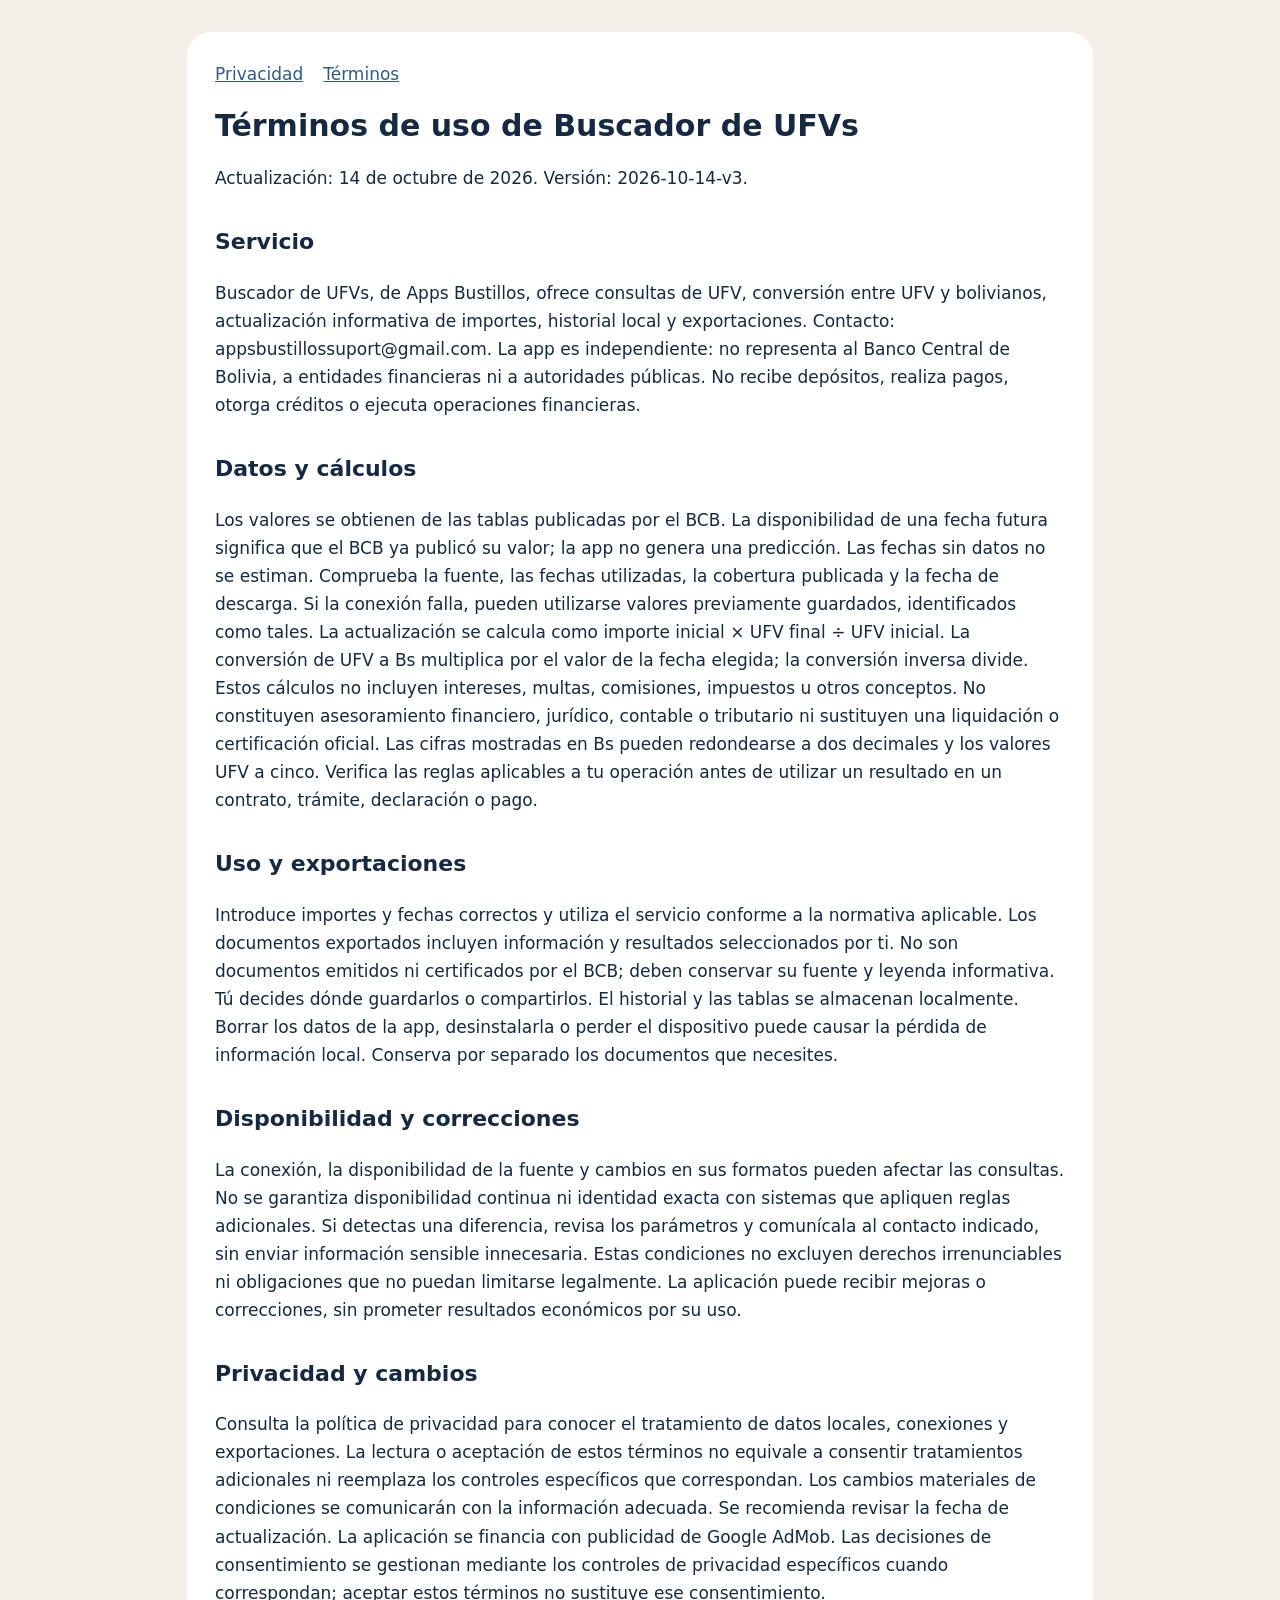
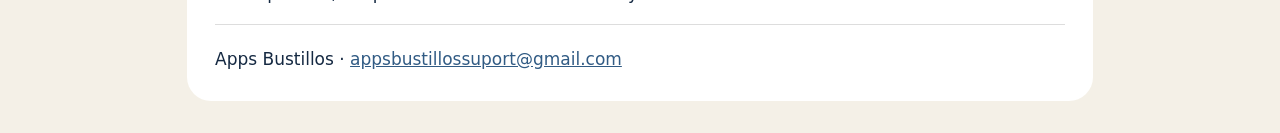
<file: ufv-terminos.html>
<!doctype html><html lang="es"><meta charset="utf-8"><meta name="viewport" content="width=device-width,initial-scale=1"><title>Buscador de UFVs · Términos</title><style>body{margin:0;background:#f4f0e7;color:#152942;font:17px/1.65 system-ui,sans-serif}main{max-width:850px;margin:32px auto;padding:28px;background:#fff;border-radius:24px}nav{display:flex;gap:20px;flex-wrap:wrap}a{color:#315b84;overflow-wrap:anywhere}h1{font-size:30px;line-height:1.2}h2{font-size:22px;margin-top:32px}footer{border-top:1px solid #ddd;padding-top:20px} @media(max-width:600px){main{margin:12px;padding:22px}}</style><main><nav><a href="ufv-privacidad.html">Privacidad</a><a href="ufv-terminos.html">Términos</a></nav><h1>Términos de uso de Buscador de UFVs</h1><p>Actualización: 14 de octubre de 2026. Versión: 2026-10-14-v3.</p>
<h2>Servicio</h2><p>Buscador de UFVs, de Apps Bustillos, ofrece consultas de UFV, conversión entre UFV y bolivianos, actualización informativa de importes, historial local y exportaciones. Contacto: appsbustillossuport@gmail.com.
La app es independiente: no representa al Banco Central de Bolivia, a entidades financieras ni a autoridades públicas. No recibe depósitos, realiza pagos, otorga créditos o ejecuta operaciones financieras.</p>
<h2>Datos y cálculos</h2><p>Los valores se obtienen de las tablas publicadas por el BCB. La disponibilidad de una fecha futura significa que el BCB ya publicó su valor; la app no genera una predicción. Las fechas sin datos no se estiman. Comprueba la fuente, las fechas utilizadas, la cobertura publicada y la fecha de descarga. Si la conexión falla, pueden utilizarse valores previamente guardados, identificados como tales.
La actualización se calcula como importe inicial × UFV final ÷ UFV inicial. La conversión de UFV a Bs multiplica por el valor de la fecha elegida; la conversión inversa divide. Estos cálculos no incluyen intereses, multas, comisiones, impuestos u otros conceptos. No constituyen asesoramiento financiero, jurídico, contable o tributario ni sustituyen una liquidación o certificación oficial.
Las cifras mostradas en Bs pueden redondearse a dos decimales y los valores UFV a cinco. Verifica las reglas aplicables a tu operación antes de utilizar un resultado en un contrato, trámite, declaración o pago.</p>
<h2>Uso y exportaciones</h2><p>Introduce importes y fechas correctos y utiliza el servicio conforme a la normativa aplicable. Los documentos exportados incluyen información y resultados seleccionados por ti. No son documentos emitidos ni certificados por el BCB; deben conservar su fuente y leyenda informativa. Tú decides dónde guardarlos o compartirlos.
El historial y las tablas se almacenan localmente. Borrar los datos de la app, desinstalarla o perder el dispositivo puede causar la pérdida de información local. Conserva por separado los documentos que necesites.</p>
<h2>Disponibilidad y correcciones</h2><p>La conexión, la disponibilidad de la fuente y cambios en sus formatos pueden afectar las consultas. No se garantiza disponibilidad continua ni identidad exacta con sistemas que apliquen reglas adicionales. Si detectas una diferencia, revisa los parámetros y comunícala al contacto indicado, sin enviar información sensible innecesaria.
Estas condiciones no excluyen derechos irrenunciables ni obligaciones que no puedan limitarse legalmente. La aplicación puede recibir mejoras o correcciones, sin prometer resultados económicos por su uso.</p>
<h2>Privacidad y cambios</h2><p>Consulta la política de privacidad para conocer el tratamiento de datos locales, conexiones y exportaciones. La lectura o aceptación de estos términos no equivale a consentir tratamientos adicionales ni reemplaza los controles específicos que correspondan.
Los cambios materiales de condiciones se comunicarán con la información adecuada. Se recomienda revisar la fecha de actualización. La aplicación se financia con publicidad de Google AdMob. Las decisiones de consentimiento se gestionan mediante los controles de privacidad específicos cuando correspondan; aceptar estos términos no sustituye ese consentimiento.
</p><footer>Apps Bustillos · <a href="mailto:appsbustillossuport@gmail.com">appsbustillossuport@gmail.com</a></footer></main></html>
</file>
<file: estilos.css>
:root{color-scheme:light;--ink:#173f52;--green:#087f72;--bg:#f3f6f7;--border:#d8e4e5}*{box-sizing:border-box}body{margin:0;background:var(--bg);color:#273d43;font-family:system-ui,-apple-system,BlinkMacSystemFont,"Segoe UI",sans-serif;line-height:1.75}a{color:var(--green);text-underline-offset:4px;overflow-wrap:anywhere}a:focus-visible{outline:3px solid #b97800;outline-offset:5px;border-radius:4px}header{background:white;border-bottom:1px solid var(--border)}.header{max-width:1100px;margin:auto;padding:18px 28px;display:flex;justify-content:space-between;align-items:center;gap:24px}.brand{display:flex;align-items:center;gap:12px;text-decoration:none;color:var(--ink);font-weight:750;line-height:1.4}.brand img{border-radius:12px}.brand small{display:block;font-size:12px;font-weight:500;color:#526b73}nav{display:flex;gap:24px}nav a{text-decoration:none;font-size:14px;font-weight:600}nav a[aria-current=page]{text-decoration:underline}main{max-width:1040px;margin:auto;padding:52px 28px 72px}.hero{padding:42px;background:linear-gradient(120deg,#173f52,#087f72);color:white;border-radius:26px}.hero h1{color:white;font-size:clamp(30px,5vw,48px);line-height:1.15;margin:16px 0 24px;letter-spacing:-1px}.hero p:not(.eyebrow){max-width:630px;color:#e4f1ed;font-size:18px}.eyebrow{font-size:12px;font-weight:750;letter-spacing:1.5px;color:var(--green)}.hero .eyebrow{color:#b6e8d8}.badge{display:inline-block;font-size:12px;padding:6px 12px;border:1px solid #8bd1bb;border-radius:20px;color:#e4f1ed}.cards{display:grid;grid-template-columns:1fr 1fr;gap:22px;margin-top:26px}.card{display:block;background:white;border:1px solid var(--border);border-radius:20px;padding:28px;text-decoration:none;color:inherit}.card:hover{border-color:var(--green)}.card h2{font-size:23px;margin:12px 0;color:var(--ink);line-height:1.35}.number{color:var(--green);font-size:13px;font-weight:700}.cta{display:block;margin-top:24px;color:var(--green);font-weight:650}.contact{margin-top:34px;padding:28px;border-left:3px solid var(--green)}.contact h2{margin:0;color:var(--ink)}article{max-width:800px;margin:auto;background:white;border:1px solid var(--border);border-radius:20px;padding:44px}article h1{font-size:clamp(28px,4vw,40px);line-height:1.2;color:var(--ink);letter-spacing:-.6px;margin:12px 0 28px}article h2{color:var(--ink);font-size:21px;line-height:1.4;margin:36px 0 12px}article p{margin:16px 0;overflow-wrap:anywhere}footer{border-top:1px solid var(--border);max-width:1040px;margin:auto;padding:28px;color:#526b73;font-size:13px}.skip{position:absolute;left:-9999px}.skip:focus{left:20px;top:10px;background:white;padding:12px;z-index:2}@media(max-width:650px){.header{align-items:flex-start;flex-direction:column;gap:14px;padding:18px 20px}nav{gap:22px}main{padding:24px 16px 44px}.hero{padding:26px}.cards{grid-template-columns:1fr;gap:16px}.card{padding:24px}article{padding:26px 22px;border-radius:16px}.contact{padding:20px}footer{padding:24px 20px}}
</file>
